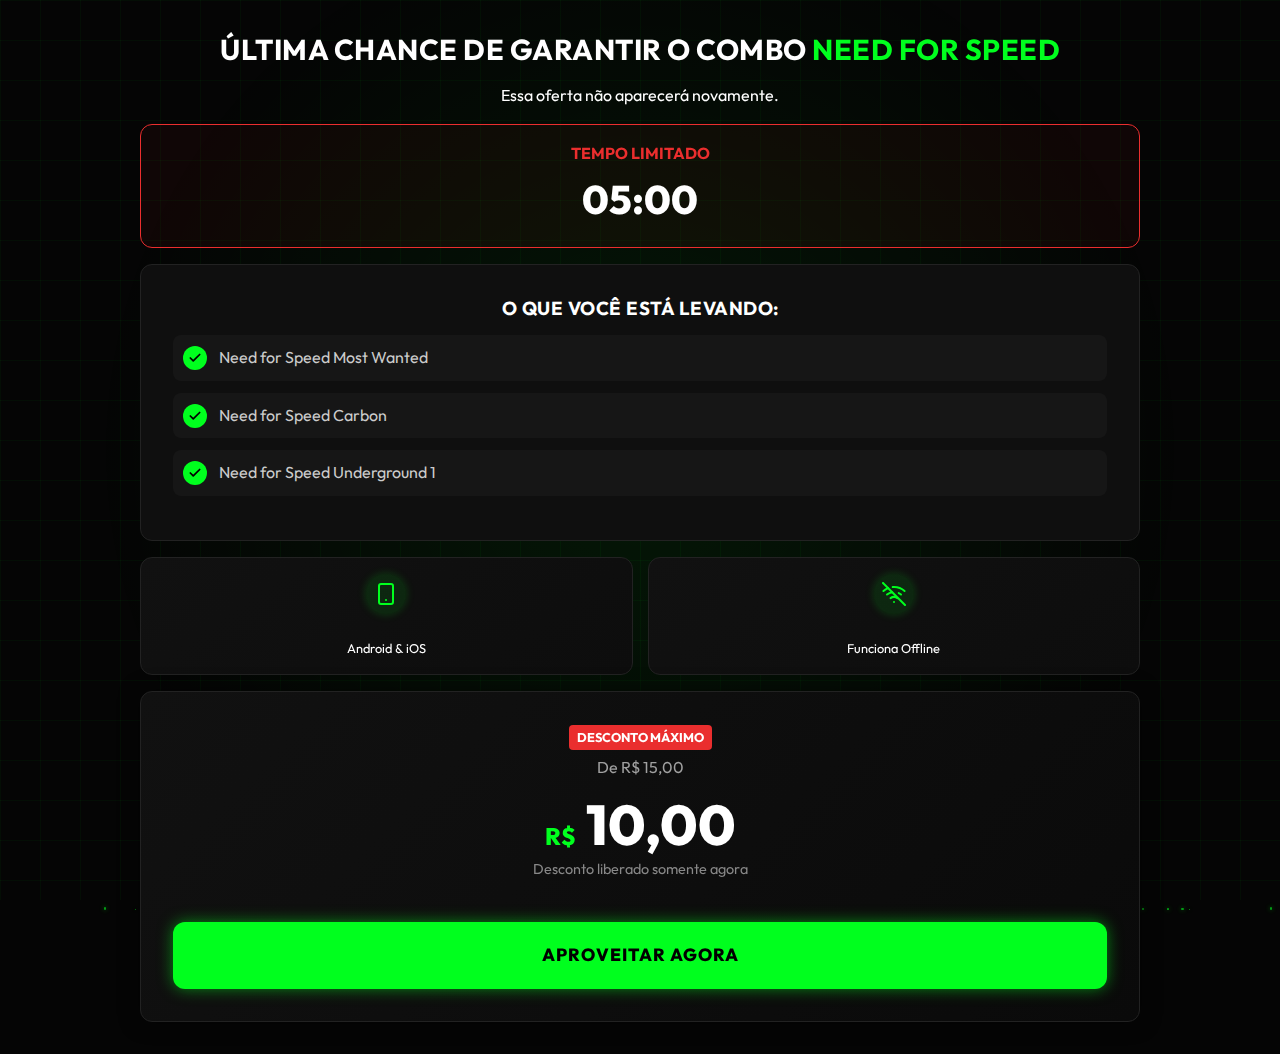
<file: downsell.html>
<!DOCTYPE html>
<html lang="pt-BR">

<head>
    <meta charset="UTF-8">
    <meta name="viewport" content="width=device-width, initial-scale=1.0">
    <title>Última Chance - Green Games</title>
    <link rel="stylesheet" href="style.css">
    <meta name="description" content="Última oportunidade de garantir o combo Need for Speed.">
    <style>
        .urgent-box {
            border: 1px solid var(--color-danger);
            background: rgba(234, 46, 46, 0.05);
            padding: var(--spacing-sm);
            border-radius: var(--border-radius);
            margin-bottom: var(--spacing-sm);
            text-align: center;
        }
    </style>
</head>

<body>

    <div class="container fade-in">

        <!-- Urgent Header -->
        <h1 class="text-center" style="color: var(--color-text-main); font-size: 1.8rem;">Última chance de garantir o
            combo <span class="text-highlight">Need for Speed</span></h1>
        <p class="text-center text-white">Essa oferta não aparecerá novamente.</p>

        <!-- Countdown -->
        <div class="urgent-box">
            <p style="color: var(--color-danger); font-weight: 700; margin:0;">TEMPO LIMITADO</p>
            <div id="countdown" style="font-size: 2.5rem; font-weight: 800; color: #fff;">05:00</div>
        </div>

        <!-- Benefits Recap -->
        <div class="card fade-in">
            <h3 class="text-center text-white">O que você está levando:</h3>
            <ul style="list-style: none; padding: 0; margin-top: 10px;">
                <li class="checklist-item">
                    <div class="checklist-icon"><svg viewBox="0 0 24 24" fill="none" stroke="currentColor"
                            stroke-width="3" stroke-linecap="round" stroke-linejoin="round">
                            <polyline points="20 6 9 17 4 12"></polyline>
                        </svg></div>
                    Need for Speed Most Wanted
                </li>
                <li class="checklist-item">
                    <div class="checklist-icon"><svg viewBox="0 0 24 24" fill="none" stroke="currentColor"
                            stroke-width="3" stroke-linecap="round" stroke-linejoin="round">
                            <polyline points="20 6 9 17 4 12"></polyline>
                        </svg></div>
                    Need for Speed Carbon
                </li>
                <li class="checklist-item">
                    <div class="checklist-icon"><svg viewBox="0 0 24 24" fill="none" stroke="currentColor"
                            stroke-width="3" stroke-linecap="round" stroke-linejoin="round">
                            <polyline points="20 6 9 17 4 12"></polyline>
                        </svg></div>
                    Need for Speed Underground 1
                </li>
            </ul>
        </div>

        <!-- Benefits Grid Mini -->
        <div class="benefits-grid fade-in" style="margin-top: 0;">
            <div class="benefit-item" style="padding: 1rem;">
                <div class="icon-box" style="width: 40px; height: 40px;">
                    <svg viewBox="0 0 24 24" fill="none" stroke="currentColor" stroke-width="2" stroke-linecap="round"
                        stroke-linejoin="round">
                        <rect x="5" y="2" width="14" height="20" rx="2" ry="2"></rect>
                        <line x1="12" y1="18" x2="12.01" y2="18"></line>
                    </svg>
                </div>
                <span class="text-white" style="font-size: 0.8rem;">Android & iOS</span>
            </div>
            <div class="benefit-item" style="padding: 1rem;">
                <div class="icon-box" style="width: 40px; height: 40px;">
                    <svg viewBox="0 0 24 24" fill="none" stroke="currentColor" stroke-width="2" stroke-linecap="round"
                        stroke-linejoin="round">
                        <line x1="1" y1="1" x2="23" y2="23"></line>
                        <path d="M16.72 11.06A10.94 10.94 0 0 1 19 12.55"></path>
                        <path d="M5 12.55a10.94 10.94 0 0 1 5.17-2.39"></path>
                        <path d="M10.71 5.05A16 16 0 0 1 22.58 9"></path>
                        <path d="M1.42 9a15.91 15.91 0 0 1 4.7-2.88"></path>
                        <path d="M8.53 16.11a6 6 0 0 1 6.95 0"></path>
                        <line x1="12" y1="20" x2="12.01" y2="20"></line>
                    </svg>
                </div>
                <span class="text-white" style="font-size: 0.8rem;">Funciona Offline</span>
            </div>
        </div>

        <div style="margin: var(--spacing-sm) 0;"></div>

        <!-- Price Section -->
        <div class="price-box fade-in">
            <span></span>
            <span></span>
            <span></span>
            <span></span>
            <span class="discount-badge" style="background: var(--color-danger); color: white;">DESCONTO MÁXIMO</span>
            <p class="old-price">De R$ 15,00</p>
            <div class="new-price"><span>R$</span> 10,00</div>
            <p style="font-size: 0.9rem; color: #888;">Desconto liberado somente agora</p>
            <br>
            <a href="https://www.ggcheckout.com/checkout/v4/zwowqq0z2PQ6T8TB3fUa" class="btn btn-primary"
                style="background-color: var(--color-primary); color: #000; animation: pulse-glow 2s infinite;">APROVEITAR
                AGORA</a>
        </div>

    </div>

    <script src="particles.js"></script>
    <script>
        // Simple Countdown Timer
        function startTimer(duration, display) {
            var timer = duration, minutes, seconds;
            setInterval(function () {
                minutes = parseInt(timer / 60, 10);
                seconds = parseInt(timer % 60, 10);

                minutes = minutes < 10 ? "0" + minutes : minutes;
                seconds = seconds < 10 ? "0" + seconds : seconds;

                display.textContent = minutes + ":" + seconds;

                if (--timer < 0) {
                    timer = 0;
                }
            }, 1000);
        }

        const observer = new IntersectionObserver((entries) => {
            entries.forEach(entry => {
                if (entry.isIntersecting) {
                    entry.target.classList.add('visible');
                }
            });
        }, {
            threshold: 0.1
        });

        document.querySelectorAll('.fade-in').forEach((el) => observer.observe(el));

        window.onload = function () {
            var fiveMinutes = 60 * 5,
                display = document.querySelector('#countdown');
            startTimer(fiveMinutes, display);
        };
    </script>

</body>

</html>
</file>
<file: style.css>
@import url('https://fonts.googleapis.com/css2?family=Outfit:wght@300;400;600;700;800&display=swap');

:root {
    --color-primary: #00FF1E;
    --color-primary-glow: rgba(0, 255, 30, 0.5);
    --color-bg: #050505;
    --color-card-bg: #0f0f0f;
    --color-text-main: #ffffff;
    --color-text-muted: #a0a0a0;
    --color-danger: #ea2e2e;

    --font-main: 'Outfit', sans-serif;

    --shadow-glow: 0 0 20px var(--color-primary-glow);
    --shadow-card: 0 4px 6px rgba(0, 0, 0, 0.3);

    --spacing-xs: 0.5rem;
    --spacing-sm: 1rem;
    --spacing-md: 2rem;
    --spacing-lg: 4rem;

    --border-radius: 12px;
}

* {
    margin: 0;
    padding: 0;
    box-sizing: border-box;
    -webkit-tap-highlight-color: transparent;
}

body {
    font-family: var(--font-main);
    background-color: var(--color-bg);
    color: var(--color-text-main);
    line-height: 1.6;
    overflow-x: hidden;
    position: relative;
}

/* Tech Grid Animation */
body::before {
    content: "";
    position: fixed;
    top: 0;
    left: 0;
    width: 100%;
    height: 100%;
    background-image:
        linear-gradient(rgba(0, 255, 30, 0.04) 1px, transparent 1px),
        linear-gradient(90deg, rgba(0, 255, 30, 0.04) 1px, transparent 1px);
    background-size: 40px 40px;
    z-index: -2;
    animation: techSlide 4s linear infinite;
    pointer-events: none;
}

/* Central Glow Vignette */
body::after {
    content: "";
    position: fixed;
    top: 0;
    left: 0;
    width: 100%;
    height: 100%;
    background: radial-gradient(circle at center, rgba(0, 255, 30, 0.08) 0%, transparent 70%);
    z-index: -1;
    pointer-events: none;
}

@keyframes techSlide {
    0% {
        background-position: 0 0;
    }

    100% {
        background-position: 40px 40px;
    }
}

/* Particles */
.particle {
    position: fixed;
    bottom: -10px;
    background: var(--color-primary);
    border-radius: 50%;
    pointer-events: none;
    z-index: -1;
    opacity: 0.6;
    animation: floatUp var(--duration) linear infinite;
    box-shadow: 0 0 5px var(--color-primary);
}

@keyframes floatUp {
    0% {
        transform: translateY(0) translateX(0);
        opacity: 0;
    }

    10% {
        opacity: 0.8;
    }

    90% {
        opacity: 0.4;
    }

    100% {
        transform: translateY(-105vh) translateX(var(--drift));
        opacity: 0;
    }
}

/* Typography */
h1,
h2,
h3,
h4,
h5,
h6 {
    font-weight: 700;
    line-height: 1.2;
    margin-bottom: var(--spacing-sm);
    text-transform: uppercase;
    letter-spacing: 0.5px;
}

h1 {
    font-size: 2rem;
}

h2 {
    font-size: 1.5rem;
    color: var(--color-primary);
    text-shadow: 0 0 10px rgba(0, 255, 30, 0.3);
}

p {
    margin-bottom: var(--spacing-sm);
    color: var(--color-text-muted);
}

.text-highlight {
    color: var(--color-primary);
}

.text-white {
    color: #fff;
}

.text-center {
    text-align: center;
}

/* Layout */
.container {
    width: 92%;
    /* Slightly wider on mobile */
    max-width: 100%;
    /* Flexible */
    margin: 0 auto;
    padding: var(--spacing-sm) 0;
}

section {
    margin-bottom: var(--spacing-lg);
}


/* Hook Text */
.hook-text {
    font-size: 0.95rem;
    color: #fff;
    background: linear-gradient(90deg, rgba(0, 0, 0, 0) 0%, rgba(0, 255, 30, 0.08) 50%, rgba(0, 0, 0, 0) 100%);
    padding: 12px 0;
    border-top: 1px solid rgba(0, 255, 30, 0.2);
    border-bottom: 1px solid rgba(0, 255, 30, 0.2);
    text-align: center;
    margin: var(--spacing-sm) 0 var(--spacing-md) 0;
    font-weight: 500;
    letter-spacing: 0.5px;
    text-transform: uppercase;
}

.hook-text span {
    color: var(--color-primary);
    font-weight: 700;
}

/* Responsive adjustments for generic mobile responsiveness */
@media (max-width: 380px) {
    h1 {
        font-size: 1.8rem;
    }

    .new-price {
        font-size: 3rem;
    }

    .btn {
        font-size: 1rem;
        padding: 1rem;
    }
}

/* Desktop/Tablet Breakpoints */
@media (min-width: 768px) {
    .container {
        width: 90%;
        max-width: 1000px;
        padding: var(--spacing-md) 0;
    }

    .game-combo {
        grid-template-columns: repeat(3, 1fr);
        gap: 30px;
    }

    .game-card {
        aspect-ratio: 9/16;
        /* Keep consistent format */
        max-width: 100%;
        /* Let grid control width */
    }

    h1 {
        font-size: 3rem;
    }

    .new-price {
        font-size: 4rem;
    }
}

/* Components */
.btn {
    display: block;
    width: 100%;
    padding: 1.2rem;
    border: none;
    border-radius: var(--border-radius);
    font-family: var(--font-main);
    font-weight: 800;
    font-size: 1.1rem;
    text-transform: uppercase;
    cursor: pointer;
    text-decoration: none;
    text-align: center;
    transition: all 0.3s ease;
    letter-spacing: 1px;
}

.btn-primary {
    background-color: var(--color-primary);
    color: #000;
    box-shadow: 0 0 15px var(--color-primary-glow);
}

.btn-primary:hover {
    transform: translateY(-2px);
    box-shadow: 0 0 25px var(--color-primary-glow);
    background-color: #00ff2a;
}

.btn-secondary {
    background: transparent;
    color: var(--color-text-muted);
    font-weight: 400;
    font-size: 0.9rem;
    margin-top: var(--spacing-sm);
    border: 1px solid transparent;
}

.btn-secondary:hover {
    color: var(--color-text-main);
    text-decoration: underline;
}

.card {
    background-color: var(--color-card-bg);
    border: 1px solid #222;
    border-radius: var(--border-radius);
    padding: var(--spacing-md);
    margin-bottom: var(--spacing-sm);
    transition: transform 0.3s ease, border-color 0.3s ease;
}

.card:hover {
    transform: translateY(-5px);
    border-color: var(--color-primary);
    box-shadow: 0 5px 15px rgba(0, 0, 0, 0.5);
}

/* Specific Sections */
.success-banner {
    background: rgba(0, 255, 30, 0.1);
    border: 1px solid var(--color-primary);
    color: var(--color-primary);
    padding: var(--spacing-sm);
    border-radius: var(--border-radius);
    display: flex;
    align-items: center;
    justify-content: center;
    gap: 10px;
    font-weight: 600;
    margin-bottom: var(--spacing-md);
}

.game-combo {
    display: grid;
    grid-template-columns: 1fr;
    /* Default to Vertical Stack (Mobile) */
    gap: 20px;
    margin: var(--spacing-md) 0;
}

.game-card {
    background: #151515;
    border-radius: 8px;
    overflow: hidden;
    position: relative;
    aspect-ratio: 9/16;
    /* User requested 9:16 vertical format */
    display: flex;
    align-items: flex-end;
    border: 1px solid #333;
    max-width: 300px;
    /* Limit width SO they don't become enormous on tablets/large phones when stacked */
    margin: 0 auto;
    /* Center the cards since they have max-width */
    width: 100%;
}

.game-card img,
.game-card video {
    width: 100%;
    height: 100%;
    object-fit: cover;
    position: absolute;
    top: 0;
    left: 0;
    opacity: 0.6;
    transition: opacity 0.3s;
}

.game-card:hover img,
.game-card:hover video {
    opacity: 0.8;
}

/* Gradient Overlay */
.game-card::after {
    content: '';
    position: absolute;
    bottom: 0;
    left: 0;
    width: 100%;
    height: 40%;
    /* Slightly taller gradient area */
    background: linear-gradient(to top, #000 0%, transparent 100%);
    /* 100% opacity black at bottom */
    z-index: 1;
    pointer-events: none;
}

.game-title {
    position: relative;
    z-index: 2;
    padding: 10px 10px 65px 10px;
    /* Increased padding +30% more (50 -> 65) */
    font-size: 1.1rem;
    /* Increased size by ~30% */
    font-weight: 700;
    /* Removed old background to use the new overlay */
    width: 100%;
    text-align: center;
    text-shadow: 0 2px 4px rgba(0, 0, 0, 0.8);
    /* Better readability */
}

.benefits-grid {
    display: grid;
    grid-template-columns: 1fr 1fr;
    gap: var(--spacing-sm);
    margin-top: var(--spacing-md);
}

.benefit-item {
    background: #111;
    padding: var(--spacing-sm);
    border-radius: 8px;
    display: flex;
    flex-direction: column;
    align-items: center;
    text-align: center;
    gap: 8px;
    border: 1px solid #222;
}

.benefit-icon {
    font-size: 1.5rem;
    color: var(--color-primary);
}

/* Price Box & Snake Animation */
.price-box {
    text-align: center;
    background: linear-gradient(135deg, #111 0%, #0a0a0a 100%);
    padding: var(--spacing-md);
    border-radius: var(--border-radius);
    border: 1px solid #222;
    position: relative;
    overflow: hidden;
    box-shadow: 0 0 20px rgba(0, 0, 0, 0.5);
    /* Enhanced shadow */
}

/* Remove old top line */
.price-box::before {
    display: none;
}

/* Snake Animation Lines */
/* Snake Animation Lines */
.price-box>span:nth-child(-n+4) {
    position: absolute;
    display: block;
}

.price-box>span:nth-child(1) {
    top: 0;
    left: -100%;
    width: 100%;
    height: 2px;
    background: linear-gradient(90deg, transparent, var(--color-primary));
    animation: btn-anim1 4s linear infinite;
}

@keyframes btn-anim1 {
    0% {
        left: -100%;
    }

    50%,
    100% {
        left: 100%;
    }
}

.price-box>span:nth-child(2) {
    top: -100%;
    right: 0;
    width: 2px;
    height: 100%;
    background: linear-gradient(180deg, transparent, var(--color-primary));
    animation: btn-anim2 4s linear infinite;
    animation-delay: 1s;
}

@keyframes btn-anim2 {
    0% {
        top: -100%;
    }

    50%,
    100% {
        top: 100%;
    }
}

.price-box>span:nth-child(3) {
    bottom: 0;
    right: -100%;
    width: 100%;
    height: 2px;
    background: linear-gradient(270deg, transparent, var(--color-primary));
    animation: btn-anim3 4s linear infinite;
    animation-delay: 2s;
}

@keyframes btn-anim3 {
    0% {
        right: -100%;
    }

    50%,
    100% {
        right: 100%;
    }
}

.price-box>span:nth-child(4) {
    bottom: -100%;
    left: 0;
    width: 2px;
    height: 100%;
    background: linear-gradient(360deg, transparent, var(--color-primary));
    animation: btn-anim4 4s linear infinite;
    animation-delay: 3s;
}

@keyframes btn-anim4 {
    0% {
        bottom: -100%;
    }

    50%,
    100% {
        bottom: 100%;
    }
}

@keyframes btn-anim4 {
    0% {
        bottom: -100%;
    }

    50%,
    100% {
        bottom: 100%;
    }
}

.new-price {
    font-size: 3.5rem;
    font-weight: 800;
    color: var(--color-text-main);
    line-height: 1;
    margin: 5px 0;
}

.new-price span {
    font-size: 1.5rem;
    color: var(--color-primary);
}

.discount-badge {
    background: var(--color-primary);
    color: #000;
    padding: 2px 8px;
    border-radius: 4px;
    font-weight: 700;
    font-size: 0.8rem;
    display: inline-block;
    margin-bottom: 5px;
}

.timer-box {
    background: rgba(234, 46, 46, 0.1);
    border: 1px solid var(--color-danger);
    color: var(--color-danger);
    padding: 10px;
    border-radius: 8px;
    margin-bottom: var(--spacing-md);
    font-weight: 700;
    text-align: center;
    animation: pulse 2s infinite;
}

/* Animations */
.fade-in {
    opacity: 0;
    transform: translateY(20px);
    transition: opacity 0.6s ease-out, transform 0.6s ease-out;
}

.fade-in.visible {
    opacity: 1;
    transform: translateY(0);
}

@keyframes pulse-glow {
    0% {
        box-shadow: 0 0 0 0 rgba(0, 255, 30, 0.4);
    }

    70% {
        box-shadow: 0 0 0 10px rgba(0, 255, 30, 0);
    }

    100% {
        box-shadow: 0 0 0 0 rgba(0, 255, 30, 0);
    }
}

/* Comparison Block */
.comparison-block {
    display: grid;
    grid-template-columns: 1fr 1fr;
    gap: 15px;
    margin-bottom: var(--spacing-md);
    background: #0a0a0a;
    border-radius: var(--border-radius);
    padding: 10px;
    border: 1px solid #222;
}

.comparison-col {
    padding: 15px;
    border-radius: 8px;
    text-align: center;
    display: flex;
    flex-direction: column;
    gap: 5px;
    justify-content: center;
    align-items: center;
}

.comparison-col.muted {
    background: rgba(255, 255, 255, 0.02);
    color: #666;
    border: 1px solid transparent;
}

.comparison-col.highlight {
    background: rgba(0, 255, 30, 0.05);
    border: 1px solid var(--color-primary);
    color: #fff;
    box-shadow: 0 0 15px rgba(0, 255, 30, 0.1);
}

.comparison-col p {
    margin: 0;
    font-size: 0.9rem;
    font-weight: 600;
    color: inherit;
    line-height: 1.4;
}

/* Testimonials */
.testimonials-list {
    display: flex;
    flex-direction: column;
    gap: 10px;
    margin-top: var(--spacing-md);
}

.testimonial-card {
    background: #0f0f0f;
    border: 1px solid #222;
    border-radius: 50px;
    /* Pill shape mostly or rounded rect */
    padding: 10px 20px;
    display: flex;
    align-items: center;
    gap: 12px;
    transition: transform 0.2s;
}

.testimonial-card:hover {
    transform: translateX(5px);
    border-color: #333;
}

.user-avatar {
    width: 40px;
    height: 40px;
    border-radius: 50%;
    background: #333;
    flex-shrink: 0;
    border: 1px solid #333;
    object-fit: cover;
}

.testimonial-content {
    flex: 1;
}

.user-name {
    font-size: 0.85rem;
    font-weight: 700;
    color: #fff;
    margin-bottom: 2px;
}

.user-time {
    color: #666;
    font-weight: 400;
    font-size: 0.75rem;
    margin-left: 5px;
}

.user-text {
    font-size: 0.9rem;
    color: #ccc;
    line-height: 1.2;
}

.heart-icon-small svg {
    width: 16px;
    height: 16px;
    fill: none;
    stroke: var(--color-primary);
    stroke-width: 2;
}

.emotional-text {
    color: #fff;
    font-size: 1rem;
    line-height: 1.4;
    margin-bottom: 15px;
    font-weight: 600;
}

@keyframes float {
    0% {
        transform: translateY(0px);
    }

    50% {
        transform: translateY(-10px);
    }

    100% {
        transform: translateY(0px);
    }
}

/* Icon Styling */
.icon-box {
    display: flex;
    justify-content: center;
    align-items: center;
    width: 50px;
    height: 50px;
    background: rgba(0, 255, 30, 0.1);
    /* Low opacity green */
    border-radius: 50%;
    margin-bottom: var(--spacing-sm);
    box-shadow: 0 0 10px rgba(0, 255, 30, 0.2);
    transition: all 0.3s ease;
}

.benefit-item:hover .icon-box {
    background: var(--color-primary);
    box-shadow: 0 0 20px var(--color-primary-glow);
    transform: scale(1.1);
}

.benefit-item:hover .icon-box svg {
    stroke: #000;
    /* Contrast on hover */
}

.benefit-item svg {
    width: 24px;
    height: 24px;
    stroke: var(--color-primary);
    transition: stroke 0.3s ease;
}

/* Enhanced Benefits Grid */
.benefits-grid {
    display: grid;
    grid-template-columns: 1fr 1fr;
    gap: 15px;
    margin-top: var(--spacing-md);
}

.benefit-item {
    background: linear-gradient(145deg, #111 0%, #0d0d0d 100%);
    padding: 1.5rem;
    border-radius: 12px;
    display: flex;
    flex-direction: column;
    align-items: center;
    text-align: center;
    gap: 8px;
    border: 1px solid #222;
    transition: transform 0.3s ease, border-color 0.3s ease;
}

.benefit-item:hover {
    transform: translateY(-5px);
    border-color: var(--color-primary);
}

/* Checklist Styling */
.checklist-item {
    display: flex;
    align-items: center;
    gap: 12px;
    margin-bottom: 12px;
    font-size: 1rem;
    color: #ccc;
    background: rgba(255, 255, 255, 0.03);
    padding: 10px;
    border-radius: 8px;
    transition: transform 0.2s;
}

.checklist-item:hover {
    transform: translateX(5px);
    background: rgba(255, 255, 255, 0.05);
}

.checklist-icon {
    display: flex;
    align-items: center;
    justify-content: center;
    width: 24px;
    height: 24px;
    background: var(--color-primary);
    border-radius: 50%;
    color: #000;
}

.checklist-icon svg {
    width: 14px;
    height: 14px;
    stroke-width: 3;
}
</file>
